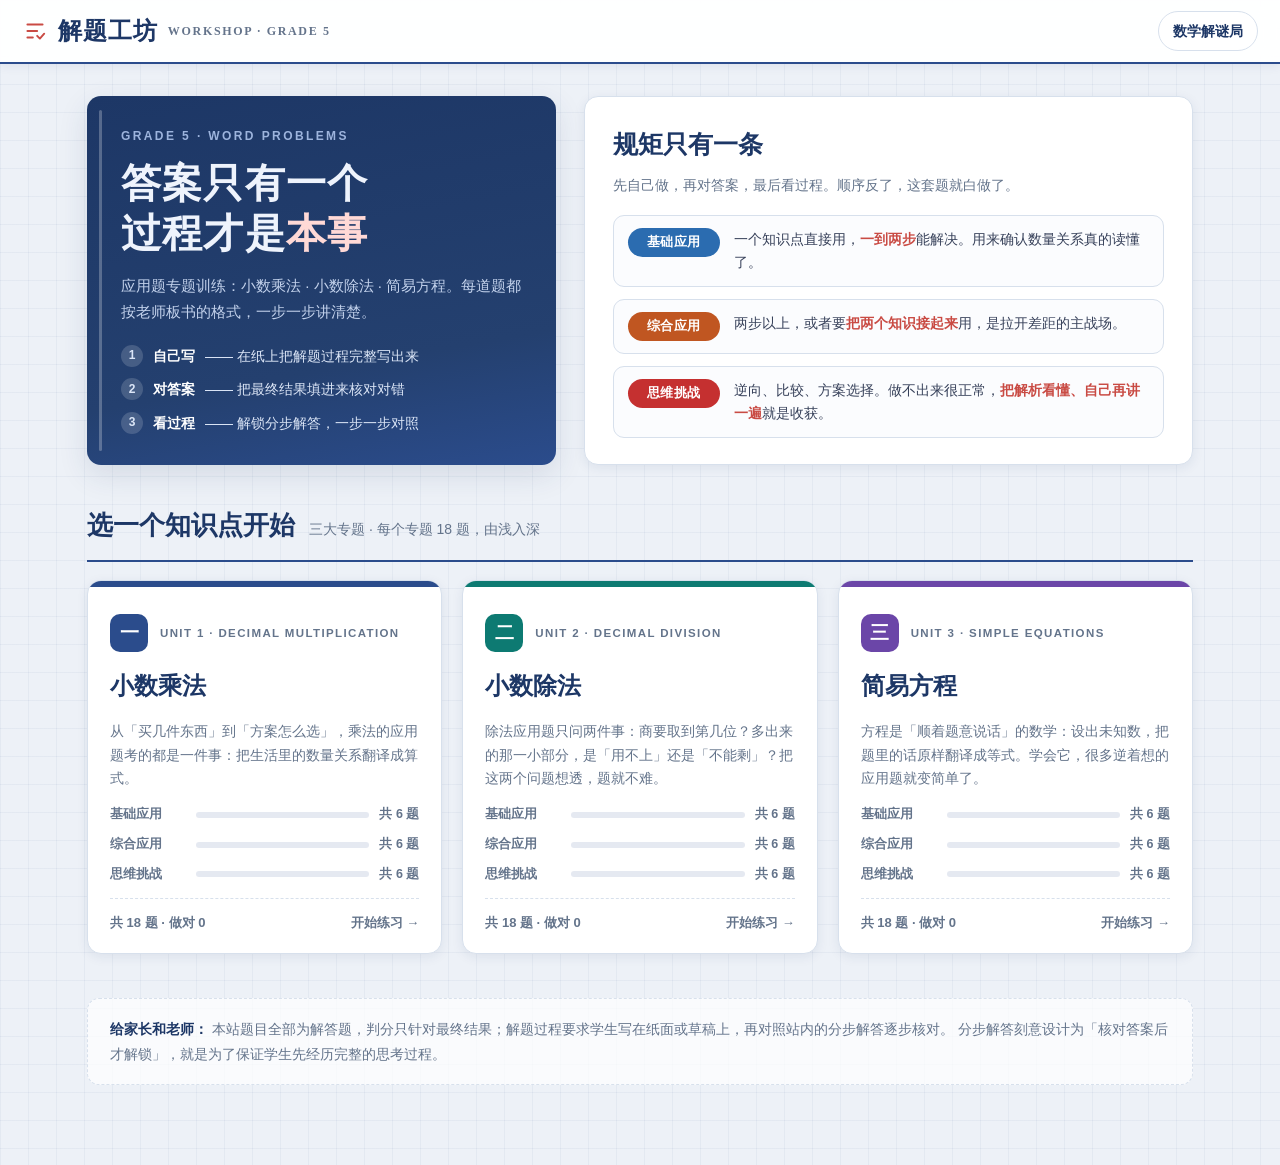
<file: index.html>
<!DOCTYPE html>
<html lang="zh-CN">
<head>
<meta charset="UTF-8">
<meta name="viewport" content="width=device-width, initial-scale=1.0">
<meta name="theme-color" content="#1d3766">
<meta name="description" content="解题工坊：五年级数学应用题分步解答训练（小数乘法 · 小数除法 · 简易方程）">
<title>解题工坊 · 五年级数学应用题分步解答</title>
<link rel="icon" href="data:image/svg+xml,%3Csvg xmlns='http://www.w3.org/2000/svg' viewBox='0 0 24 24'%3E%3Crect width='24' height='24' rx='5' fill='%231d3766'/%3E%3Cpath d='M6 8h12M6 12h8M6 16h5' stroke='%23fff' stroke-width='2' stroke-linecap='round'/%3E%3C/svg%3E">
<link rel="stylesheet" href="css/workshop.css?v=1">
</head>
<body data-page="home">

<header class="w-topbar">
  <a class="w-brand" href="index.html">
    <span class="w-icon" aria-hidden="true"><svg viewBox="0 0 24 24"><path d="M5 6h14M5 12h9M5 18h5"/><path d="m15.5 15.5 2.5 2.5 4-4.5" transform="translate(-1.5,1)"/></svg></span>
    <span>解题工坊</span>
    <small>WORKSHOP · GRADE 5</small>
  </a>
  <div class="w-topbar-spacer"></div>
  <a class="w-home-link" href="../index.html">数学解谜局</a>
</header>

<main class="w-wrap">
  <section class="w-hero">
    <div class="w-cover">
      <small>GRADE 5 · WORD PROBLEMS</small>
      <h1>答案只有一个<br>过程才是<em>本事</em></h1>
      <p>应用题专题训练：小数乘法 · 小数除法 · 简易方程。每道题都按老师板书的格式，一步一步讲清楚。</p>
      <div class="w-cover-steps">
        <span><i>1</i><span><b>自己写</b> —— 在纸上把解题过程完整写出来</span></span>
        <span><i>2</i><span><b>对答案</b> —— 把最终结果填进来核对对错</span></span>
        <span><i>3</i><span><b>看过程</b> —— 解锁分步解答，一步一步对照</span></span>
      </div>
    </div>
    <div class="w-howto">
      <h2>规矩只有一条</h2>
      <p>先自己做，再对答案，最后看过程。顺序反了，这套题就白做了。</p>
      <div class="w-rule-list">
        <div class="w-rule"><span class="w-chip lv1">基础应用</span><p>一个知识点直接用，<b>一到两步</b>能解决。用来确认数量关系真的读懂了。</p></div>
        <div class="w-rule"><span class="w-chip lv2">综合应用</span><p>两步以上，或者要<b>把两个知识接起来</b>用，是拉开差距的主战场。</p></div>
        <div class="w-rule"><span class="w-chip lv3">思维挑战</span><p>逆向、比较、方案选择。做不出来很正常，<b>把解析看懂、自己再讲一遍</b>就是收获。</p></div>
      </div>
    </div>
  </section>

  <div class="w-section-head">
    <h2>选一个知识点开始</h2>
    <span>三大专题 · 每个专题 18 题，由浅入深</span>
  </div>

  <section class="w-unit-grid" id="unitGrid" aria-label="知识点列表"></section>

  <div class="w-footnote">
    <b>给家长和老师：</b>
    本站题目全部为解答题，判分只针对最终结果；解题过程要求学生写在纸面或草稿上，再对照站内的分步解答逐步核对。
    分步解答刻意设计为「核对答案后才解锁」，就是为了保证学生先经历完整的思考过程。
  </div>
</main>

<script src="js/ws-core.js?v=1"></script>
<script src="js/ws-data-u1.js?v=1"></script>
<script src="js/ws-data-u2.js?v=1"></script>
<script src="js/ws-data-u3.js?v=1"></script>
<script src="js/ws-app.js?v=1"></script>
</body>
</html>
</file>
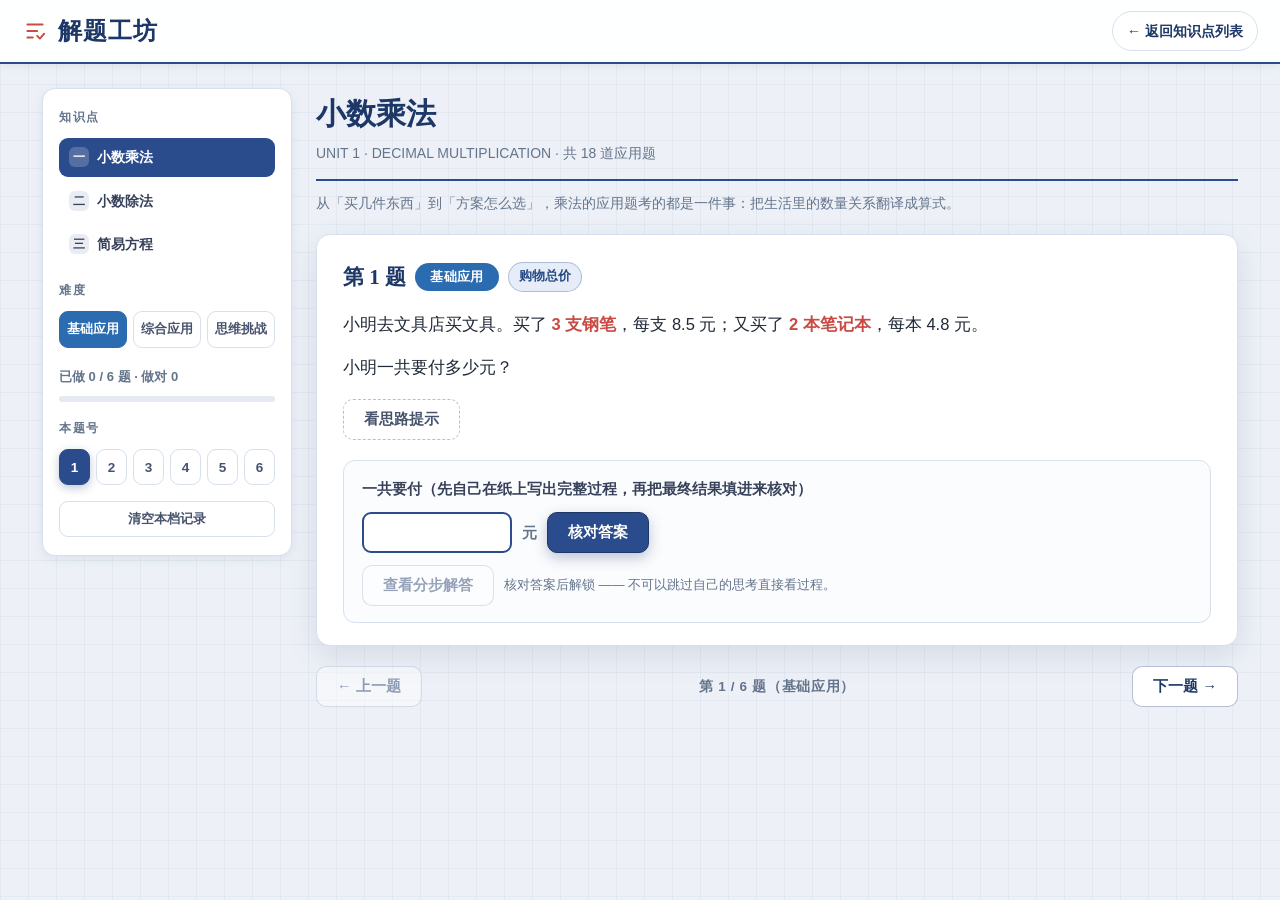
<file: unit.html>
<!DOCTYPE html>
<html lang="zh-CN">
<head>
<meta charset="UTF-8">
<meta name="viewport" content="width=device-width, initial-scale=1.0">
<meta name="theme-color" content="#1d3766">
<meta name="description" content="解题工坊 · 单元练习">
<title>单元练习 · 解题工坊</title>
<link rel="icon" href="data:image/svg+xml,%3Csvg xmlns='http://www.w3.org/2000/svg' viewBox='0 0 24 24'%3E%3Crect width='24' height='24' rx='5' fill='%231d3766'/%3E%3Cpath d='M6 8h12M6 12h8M6 16h5' stroke='%23fff' stroke-width='2' stroke-linecap='round'/%3E%3C/svg%3E">
<link rel="stylesheet" href="css/workshop.css?v=1">
</head>
<body data-page="unit">

<header class="w-topbar">
  <a class="w-brand" href="index.html">
    <span class="w-icon" aria-hidden="true"><svg viewBox="0 0 24 24"><path d="M5 6h14M5 12h9M5 18h5"/><path d="m15.5 15.5 2.5 2.5 4-4.5" transform="translate(-1.5,1)"/></svg></span>
    <span>解题工坊</span>
  </a>
  <div class="w-topbar-spacer"></div>
  <a class="w-home-link" href="index.html">← 返回知识点列表</a>
</header>

<div class="w-layout">
  <aside class="w-rail">
    <h4>知识点</h4>
    <nav class="w-rail-units" id="railUnits"></nav>

    <h4>难度</h4>
    <nav class="w-diff" id="railDiff"></nav>

    <div class="w-rail-progress">
      <p id="railCount">已做 0 / 0 题</p>
      <div class="w-meter"><i id="railMeter" style="width:0"></i></div>
    </div>

    <h4>本题号</h4>
    <nav class="w-qnav" id="qnav" aria-label="题目导航"></nav>

    <div class="w-rail-tools">
      <button type="button" data-act="clear">清空本档记录</button>
    </div>
  </aside>

  <main class="w-stage">
    <div class="w-stage-head">
      <div>
        <h1 id="unitTitle">加载中…</h1>
        <p id="unitMeta"></p>
      </div>
    </div>
    <p id="unitBrief" style="margin:-6px 0 18px;color:#64748b;font-size:14px"></p>

    <div id="stage"></div>

    <nav class="w-navbar" aria-label="题目切换">
      <button type="button" class="w-btn" id="btnPrev" data-act="prev">← 上一题</button>
      <span class="w-spacer"></span>
      <span class="w-pos" id="posLabel"></span>
      <span class="w-spacer"></span>
      <button type="button" class="w-btn" id="btnNext" data-act="next">下一题 →</button>
    </nav>
  </main>
</div>

<script src="js/ws-core.js?v=1"></script>
<script src="js/ws-data-u1.js?v=1"></script>
<script src="js/ws-data-u2.js?v=1"></script>
<script src="js/ws-data-u3.js?v=1"></script>
<script src="js/ws-app.js?v=1"></script>
</body>
</html>
</file>
<file: css/workshop.css>
/* 解题工坊 · 五年级数学应用题分步解答
   视觉：蓝白方格作业本 + 红笔批改色 —— 与「培优拓展营」的米黄纸卷调子刻意区分 */

:root {
  --w-bg: #edf1f7;
  --w-paper: #ffffff;
  --w-ink: #1f2937;
  --w-muted: #64748b;
  --w-line: #d7e0ec;
  --w-primary: #2b4c8c;
  --w-primary-deep: #1d3766;
  --w-primary-soft: #e6edf8;
  --w-red: #c94b44;
  --w-red-soft: #fbeceb;
  --w-green: #257a58;
  --w-green-soft: #e7f4ee;
  --w-amber: #b7791f;
  --w-amber-soft: #fdf3e0;
  --w-shadow: 0 10px 30px rgba(29, 55, 102, .12);
  --w-shadow-soft: 0 3px 12px rgba(29, 55, 102, .08);

  --lv1: #2b6cb0;
  --lv2: #c05621;
  --lv3: #c53030;
}

* { box-sizing: border-box; }
html { -webkit-text-size-adjust: 100%; }

body {
  min-width: 320px;
  min-height: 100vh;
  margin: 0;
  color: var(--w-ink);
  background-color: var(--w-bg);
  background-image:
    linear-gradient(rgba(43, 76, 140, .05) 1px, transparent 1px),
    linear-gradient(90deg, rgba(43, 76, 140, .05) 1px, transparent 1px);
  background-size: 28px 28px;
  font-family: "Microsoft YaHei", "PingFang SC", "Noto Sans SC", sans-serif;
  font-size: 16px;
  line-height: 1.75;
}

:where(button, a, input, select, summary):focus-visible {
  outline: 3px solid rgba(43, 76, 140, .55);
  outline-offset: 2px;
  border-radius: 6px;
}

.w-icon { width: 20px; height: 20px; display: inline-flex; align-items: center; justify-content: center; flex: 0 0 auto; }
.w-icon svg { width: 100%; height: 100%; fill: none; stroke: currentColor; stroke-width: 1.8; stroke-linecap: round; stroke-linejoin: round; }

/* ---------- 顶栏 ---------- */
.w-topbar {
  position: sticky; top: 0; z-index: 60;
  height: 64px;
  display: flex; align-items: center; gap: 16px;
  padding: 0 22px;
  background: rgba(255, 255, 255, .95);
  border-bottom: 2px solid var(--w-primary);
  box-shadow: 0 2px 10px rgba(29, 55, 102, .08);
  backdrop-filter: blur(10px);
}
.w-brand {
  display: inline-flex; align-items: center; gap: 10px;
  color: var(--w-primary-deep);
  text-decoration: none;
  font-family: "STKaiti", "KaiTi", serif;
  font-size: 24px; font-weight: 800; letter-spacing: .04em;
  white-space: nowrap;
}
.w-brand .w-icon { width: 26px; height: 26px; color: var(--w-red); }
.w-brand small { font-family: inherit; font-size: 12px; font-weight: 700; letter-spacing: .14em; color: var(--w-muted); }
.w-topbar-spacer { flex: 1 1 auto; }
.w-home-link {
  display: inline-flex; align-items: center; gap: 6px;
  padding: 7px 14px;
  border: 1px solid var(--w-line); border-radius: 999px;
  color: var(--w-primary-deep); background: #fff;
  font-size: 14px; font-weight: 700; text-decoration: none;
  transition: background .16s, border-color .16s;
}
.w-home-link:hover { background: var(--w-primary-soft); border-color: var(--w-primary); }

/* ---------- 首页 ---------- */
.w-wrap { max-width: 1150px; margin: 0 auto; padding: 32px 22px 80px; }

.w-hero { display: grid; grid-template-columns: minmax(0, 1fr) minmax(0, 1.3fr); gap: 28px; align-items: stretch; margin-bottom: 34px; }

.w-cover {
  position: relative;
  padding: 30px 28px 26px 34px;
  background: linear-gradient(170deg, var(--w-primary-deep) 0%, #24406f 70%, #2b4c8c 100%);
  color: #eef3fc;
  border-radius: 14px;
  box-shadow: var(--w-shadow);
  overflow: hidden;
}
.w-cover::before {
  content: ""; position: absolute; left: 12px; top: 14px; bottom: 14px; width: 3px;
  background: rgba(255, 255, 255, .25); border-radius: 3px;
}
.w-cover small { display: block; margin-bottom: 12px; color: #9db4dd; font-size: 12px; font-weight: 800; letter-spacing: .2em; }
.w-cover h1 { margin: 0 0 14px; font-family: "STKaiti", "KaiTi", serif; font-size: 40px; line-height: 1.25; letter-spacing: .03em; }
.w-cover h1 em { font-style: normal; color: #ffd9d6; }
.w-cover p { margin: 0 0 18px; color: #c3d2ec; font-size: 15px; }
.w-cover-steps { display: grid; gap: 9px; }
.w-cover-steps span { display: flex; align-items: center; gap: 10px; font-size: 14px; color: #dce6f7; }
.w-cover-steps i {
  font-style: normal; width: 22px; height: 22px; flex: 0 0 auto;
  display: grid; place-items: center;
  border-radius: 50%; background: rgba(255, 255, 255, .16);
  font-size: 12px; font-weight: 800;
}
.w-cover-steps b { color: #fff; }

.w-howto { padding: 26px 28px; background: var(--w-paper); border: 1px solid var(--w-line); border-radius: 14px; box-shadow: var(--w-shadow-soft); }
.w-howto h2 { margin: 0 0 6px; font-family: "STKaiti", "KaiTi", serif; font-size: 25px; color: var(--w-primary-deep); }
.w-howto > p { margin: 0 0 18px; color: var(--w-muted); font-size: 14px; }
.w-rule-list { display: grid; gap: 12px; }
.w-rule {
  display: grid; grid-template-columns: 92px minmax(0, 1fr); gap: 14px; align-items: start;
  padding: 12px 14px; border: 1px solid var(--w-line); border-radius: 11px; background: #fbfcfe;
}
.w-rule p { margin: 0; font-size: 14px; color: #37415a; line-height: 1.65; }
.w-rule p b { color: var(--w-red); }

.w-chip {
  display: inline-flex; align-items: center; justify-content: center;
  min-width: 84px; padding: 3px 10px; border-radius: 999px;
  color: #fff; font-size: 13px; font-weight: 800; letter-spacing: .03em; white-space: nowrap;
}
.w-chip.lv1 { background: var(--lv1); }
.w-chip.lv2 { background: var(--lv2); }
.w-chip.lv3 { background: var(--lv3); }

.w-section-head { display: flex; align-items: baseline; gap: 14px; margin: 38px 0 18px; padding-bottom: 11px; border-bottom: 2px solid var(--w-primary); }
.w-section-head h2 { margin: 0; font-family: "STKaiti", "KaiTi", serif; font-size: 26px; color: var(--w-primary-deep); }
.w-section-head span { color: var(--w-muted); font-size: 14px; }

.w-unit-grid { display: grid; grid-template-columns: repeat(auto-fill, minmax(320px, 1fr)); gap: 20px; }

.w-unit-card {
  position: relative; display: flex; flex-direction: column; gap: 13px;
  padding: 0 22px 18px;
  background: var(--w-paper); border: 1px solid var(--w-line); border-radius: 14px;
  box-shadow: var(--w-shadow-soft);
  text-decoration: none; color: inherit; overflow: hidden;
  transition: transform .18s, box-shadow .18s;
}
.w-unit-card::before { content: ""; height: 6px; margin: 0 -22px 14px; background: var(--card-accent, var(--w-primary)); }
.w-unit-card:hover { transform: translateY(-3px); box-shadow: var(--w-shadow); }
.w-unit-head { display: flex; align-items: center; gap: 12px; }
.w-unit-no {
  width: 38px; height: 38px; flex: 0 0 auto; display: grid; place-items: center;
  border-radius: 10px; background: var(--card-accent, var(--w-primary));
  color: #fff; font-family: "STKaiti", "KaiTi", serif; font-size: 19px; font-weight: 800;
}
.w-unit-head small { color: var(--w-muted); font-size: 11.5px; font-weight: 800; letter-spacing: .12em; }
.w-unit-card h3 { margin: 0; font-family: "STKaiti", "KaiTi", serif; font-size: 24px; color: var(--w-primary-deep); }
.w-unit-card > p { margin: 0; font-size: 13.5px; color: var(--w-muted); min-height: 42px; }

.w-levels { display: grid; gap: 8px; }
.w-level-row { display: grid; grid-template-columns: 76px minmax(0, 1fr) auto; gap: 10px; align-items: center; }
.w-level-row small { color: var(--w-muted); font-size: 12.5px; font-weight: 700; }
.w-level-row u { text-decoration: none; font-size: 12.5px; font-weight: 800; color: var(--w-muted); white-space: nowrap; }
.w-level-row u.is-done { color: var(--w-green); }
.w-meter { height: 6px; border-radius: 999px; background: rgba(43, 76, 140, .12); overflow: hidden; }
.w-meter i { display: block; height: 100%; width: 0; border-radius: 999px; background: var(--card-accent, var(--w-primary)); transition: width .35s; }

.w-unit-foot { display: flex; align-items: center; justify-content: space-between; gap: 10px; padding-top: 13px; border-top: 1px dashed var(--w-line); }
.w-unit-foot span { font-size: 13px; color: var(--w-muted); font-weight: 700; }
.w-unit-go { color: var(--w-primary); font-size: 13.5px; font-weight: 800; }
.w-unit-card:hover .w-unit-go { color: var(--w-red); }

.w-footnote { margin-top: 44px; padding: 18px 22px; border: 1px dashed var(--w-line); border-radius: 12px; background: rgba(255, 255, 255, .7); font-size: 14px; color: var(--w-muted); }
.w-footnote b { color: var(--w-primary-deep); }

/* ---------- 练习页 ---------- */
.w-layout { max-width: 1240px; margin: 0 auto; padding: 24px 22px 80px; display: grid; grid-template-columns: 250px minmax(0, 1fr); gap: 24px; align-items: start; }

.w-rail { position: sticky; top: 86px; padding: 18px 16px; background: var(--w-paper); border: 1px solid var(--w-line); border-radius: 13px; box-shadow: var(--w-shadow-soft); }
.w-rail h4 { margin: 0 0 10px; font-size: 12px; letter-spacing: .14em; color: var(--w-muted); font-weight: 800; }
.w-rail-units { display: grid; gap: 5px; margin-bottom: 16px; }
.w-rail-units a {
  display: flex; align-items: center; gap: 8px; padding: 7px 10px;
  border-radius: 9px; color: #37415a; text-decoration: none; font-size: 14px; font-weight: 700;
}
.w-rail-units a:hover { background: var(--w-primary-soft); }
.w-rail-units a.is-current { background: var(--w-primary); color: #fff; }
.w-rail-units a em { font-style: normal; width: 20px; height: 20px; display: grid; place-items: center; border-radius: 6px; background: rgba(43, 76, 140, .1); font-size: 12px; }
.w-rail-units a.is-current em { background: rgba(255, 255, 255, .2); }

.w-diff { display: grid; grid-template-columns: repeat(3, 1fr); gap: 6px; margin-bottom: 18px; }
.w-diff a {
  display: block; padding: 7px 4px; text-align: center; border-radius: 9px;
  border: 1px solid var(--w-line); color: #47536d; text-decoration: none;
  font-size: 12.5px; font-weight: 800; transition: background .16s;
}
.w-diff a:hover { background: var(--w-primary-soft); }
.w-diff a.is-lv1.is-on { background: var(--lv1); border-color: var(--lv1); color: #fff; }
.w-diff a.is-lv2.is-on { background: var(--lv2); border-color: var(--lv2); color: #fff; }
.w-diff a.is-lv3.is-on { background: var(--lv3); border-color: var(--lv3); color: #fff; }

.w-rail-progress { margin-bottom: 16px; }
.w-rail-progress p { margin: 0 0 7px; font-size: 13px; color: var(--w-muted); font-weight: 700; }
.w-qnav { display: grid; grid-template-columns: repeat(6, 1fr); gap: 6px; }
.w-qnav button {
  position: relative; height: 36px; border: 1px solid var(--w-line); border-radius: 9px;
  background: #fff; color: #47536d; font-size: 13.5px; font-weight: 800; cursor: pointer;
  transition: transform .14s, border-color .16s;
}
.w-qnav button:hover { transform: translateY(-2px); border-color: var(--w-primary); }
.w-qnav button.is-current { background: var(--w-primary); border-color: var(--w-primary); color: #fff; box-shadow: 0 3px 10px rgba(29, 55, 102, .28); }
.w-qnav button.is-right { border-color: rgba(37, 122, 88, .55); background: var(--w-green-soft); }
.w-qnav button.is-wrong { border-color: rgba(201, 75, 68, .55); background: var(--w-red-soft); }
.w-qnav button i { position: absolute; right: 3px; top: 1px; font-style: normal; font-size: 10px; font-weight: 800; }
.w-qnav button.is-right i { color: var(--w-green); }
.w-qnav button.is-wrong i { color: var(--w-red); }

.w-rail-tools { display: grid; gap: 7px; margin-top: 16px; }
.w-rail-tools button {
  padding: 8px 10px; border: 1px solid var(--w-line); border-radius: 9px;
  background: #fff; color: #47536d; font-size: 13px; font-weight: 700; cursor: pointer;
}
.w-rail-tools button:hover { background: var(--w-primary-soft); border-color: var(--w-primary); }

/* 题目卡 */
.w-stage { min-width: 0; }
.w-stage-head { display: flex; flex-wrap: wrap; align-items: flex-end; gap: 12px; margin-bottom: 16px; padding-bottom: 14px; border-bottom: 2px solid var(--w-primary); }
.w-stage-head h1 { margin: 0; font-family: "STKaiti", "KaiTi", serif; font-size: 30px; color: var(--w-primary-deep); }
.w-stage-head p { margin: 0; flex: 1 1 220px; font-size: 14px; color: var(--w-muted); }

.w-qcard { padding: 24px 26px 22px; background: var(--w-paper); border: 1px solid var(--w-line); border-radius: 14px; box-shadow: var(--w-shadow); }
.w-qmeta { display: flex; flex-wrap: wrap; align-items: center; gap: 9px; margin-bottom: 14px; }
.w-qno { font-family: "STKaiti", "KaiTi", serif; font-size: 21px; font-weight: 800; color: var(--w-primary-deep); }
.w-tag { padding: 3px 10px; border-radius: 999px; font-size: 12.5px; font-weight: 700; }
.w-tag.tag-skill { border: 1px solid rgba(43, 76, 140, .3); background: var(--w-primary-soft); color: #274a86; }

.w-stem { font-size: 16.5px; line-height: 1.9; }
.w-stem p { margin: 0 0 11px; }
.w-stem p:last-child { margin-bottom: 0; }
.w-stem b { color: var(--w-red); }
.w-stem code { padding: 1px 6px; border-radius: 5px; background: var(--w-primary-soft); font-family: Consolas, monospace; font-size: .95em; }

.w-scene { margin: 18px 0 2px; padding: 16px 14px 12px; border: 1px solid var(--w-line); border-radius: 12px; background: #fbfcfe; text-align: center; overflow-x: auto; }
.w-scene svg { display: block; margin: 0 auto; max-width: 100%; height: auto; }
.w-scene-cap { margin-top: 8px; font-size: 13px; color: var(--w-muted); }
.w-scene-row { display: flex; flex-wrap: wrap; justify-content: center; gap: 24px; }
.w-scene-row figure { margin: 0; }
.w-scene-row figcaption { margin-top: 5px; font-size: 13px; font-weight: 700; color: #47536d; }

.w-formula {
  margin: 16px 0 0; padding: 13px 18px; border: 1px solid var(--w-line); border-radius: 10px;
  background: var(--w-primary-soft); text-align: center;
  font-family: Consolas, "Courier New", monospace; font-size: 18px; line-height: 2; color: var(--w-primary-deep);
  overflow-x: auto;
}
.w-formula div { white-space: nowrap; }

/* 提示 */
.w-hints { margin-top: 16px; }
.w-hint {
  padding: 11px 15px; margin-bottom: 8px;
  border-left: 4px solid var(--w-amber); border-radius: 0 10px 10px 0;
  background: var(--w-amber-soft); font-size: 14.5px; color: #6b4d12; line-height: 1.7;
}
.w-hint b { color: var(--w-amber); }

/* 作答区 */
.w-answer { margin-top: 20px; padding: 16px 18px; border: 1px solid var(--w-line); border-radius: 12px; background: #fbfcfe; }
.w-answer-label { font-size: 14.5px; font-weight: 700; color: #37415a; }
.w-answer-row { display: flex; flex-wrap: wrap; align-items: center; gap: 10px; margin-top: 10px; }
.w-answer-row input {
  width: 150px; padding: 9px 12px; border: 2px solid rgba(43, 76, 140, .3); border-radius: 9px;
  background: #fff; color: var(--w-ink); font-family: inherit; font-size: 16.5px; font-weight: 700; text-align: center;
}
.w-answer-row input:focus { border-color: var(--w-primary); outline: none; }
.w-answer-row input.is-right { border-color: var(--w-green); background: var(--w-green-soft); }
.w-answer-row input.is-wrong { border-color: var(--w-red); background: var(--w-red-soft); }
.w-answer-unit { font-size: 15px; color: var(--w-muted); font-weight: 700; }

.w-btn {
  display: inline-flex; align-items: center; gap: 7px; padding: 10px 20px;
  border: 1px solid rgba(43, 76, 140, .35); border-radius: 10px;
  background: #fff; color: var(--w-primary-deep);
  font-family: inherit; font-size: 14.5px; font-weight: 800; cursor: pointer;
  transition: transform .14s, background .16s;
}
.w-btn:hover { transform: translateY(-2px); background: var(--w-primary-soft); }
.w-btn.is-primary { background: var(--w-primary); border-color: var(--w-primary-deep); color: #fff; box-shadow: 0 5px 14px rgba(29, 55, 102, .28); }
.w-btn.is-primary:hover { background: #35599e; }
.w-btn.is-ghost { border-style: dashed; color: #47536d; }
.w-btn[disabled] { opacity: .45; cursor: not-allowed; transform: none; }

/* 反馈 */
.w-verdict { display: flex; gap: 11px; margin-top: 16px; padding: 14px 17px; border-radius: 11px; font-size: 15.5px; font-weight: 600; line-height: 1.65; }
.w-verdict .w-icon { width: 23px; height: 23px; margin-top: 2px; }
.w-verdict.is-right { border: 1px solid rgba(37, 122, 88, .4); background: var(--w-green-soft); color: #1e5c42; }
.w-verdict.is-wrong { border: 1px solid rgba(201, 75, 68, .4); background: var(--w-red-soft); color: #8f2f2a; }
.w-verdict b { display: block; font-size: 16px; margin-bottom: 2px; }

/* 分步解答 */
.w-steps-box { margin-top: 18px; padding: 18px 20px; border: 1px solid var(--w-line); border-radius: 12px; background: #fff; }
.w-steps-head { display: flex; align-items: center; justify-content: space-between; gap: 10px; margin-bottom: 13px; }
.w-steps-head h5 { display: flex; align-items: center; gap: 8px; margin: 0; font-size: 16px; color: var(--w-primary-deep); }
.w-steps-head h5 .w-icon { color: var(--w-red); }
.w-step { position: relative; display: grid; grid-template-columns: 34px minmax(0, 1fr); gap: 12px; padding: 0 0 18px 0; }
.w-step:last-of-type { padding-bottom: 4px; }
.w-step::before {
  content: ""; position: absolute; left: 16px; top: 34px; bottom: 2px; width: 2px;
  background: var(--w-line);
}
.w-step:last-of-type::before { display: none; }
.w-step-no {
  width: 32px; height: 32px; display: grid; place-items: center; position: relative; z-index: 1;
  border-radius: 50%; background: var(--w-primary); color: #fff; font-size: 14px; font-weight: 800;
}
.w-step-body { min-width: 0; }
.w-step-why { font-size: 15px; color: #37415a; line-height: 1.7; }
.w-step-why b { color: var(--w-primary-deep); }
.w-step-formula {
  display: inline-block; margin-top: 8px; padding: 6px 13px;
  border: 1px solid rgba(43, 76, 140, .18); border-radius: 8px;
  background: var(--w-primary-soft);
  font-family: Consolas, "Courier New", monospace; font-size: 16px; color: var(--w-primary-deep);
}
.w-step-note { margin-top: 6px; font-size: 13.5px; color: var(--w-muted); }

.w-final {
  margin-top: 6px; padding: 13px 16px;
  border: 1px solid rgba(201, 75, 68, .35); border-left: 5px solid var(--w-red);
  border-radius: 0 10px 10px 0; background: var(--w-red-soft);
  font-size: 15.5px; color: #8f2f2a;
}
.w-final b { font-family: "STKaiti", "KaiTi", serif; font-size: 17px; }

.w-point { margin-top: 15px; padding-top: 12px; border-top: 1px dashed var(--w-line); font-size: 14px; color: var(--w-muted); line-height: 1.7; }
.w-point b { color: var(--w-primary-deep); }

.w-navbar { display: flex; align-items: center; gap: 12px; margin-top: 20px; }
.w-navbar .w-spacer { flex: 1 1 auto; }
.w-pos { font-size: 13.5px; font-weight: 800; color: var(--w-muted); letter-spacing: .05em; }

.w-empty { padding: 60px 20px; text-align: center; color: var(--w-muted); }

@media (max-width: 980px) {
  .w-hero { grid-template-columns: 1fr; }
  .w-layout { grid-template-columns: 1fr; }
  .w-rail { position: static; }
  .w-rail-units { grid-template-columns: repeat(3, 1fr); }
  .w-rail-units a span { display: none; }
  .w-rail-units a { justify-content: center; }
}
@media (max-width: 640px) {
  body { font-size: 15px; }
  .w-topbar { height: 58px; padding: 0 14px; }
  .w-brand { font-size: 20px; }
  .w-brand small { display: none; }
  .w-wrap { padding: 20px 14px 60px; }
  .w-layout { padding: 16px 14px 60px; }
  .w-cover h1 { font-size: 31px; }
  .w-stage-head h1 { font-size: 24px; }
  .w-qcard { padding: 18px 16px; }
  .w-answer-row input { width: 120px; }
  .w-qnav { grid-template-columns: repeat(6, 1fr); }
}
</file>
